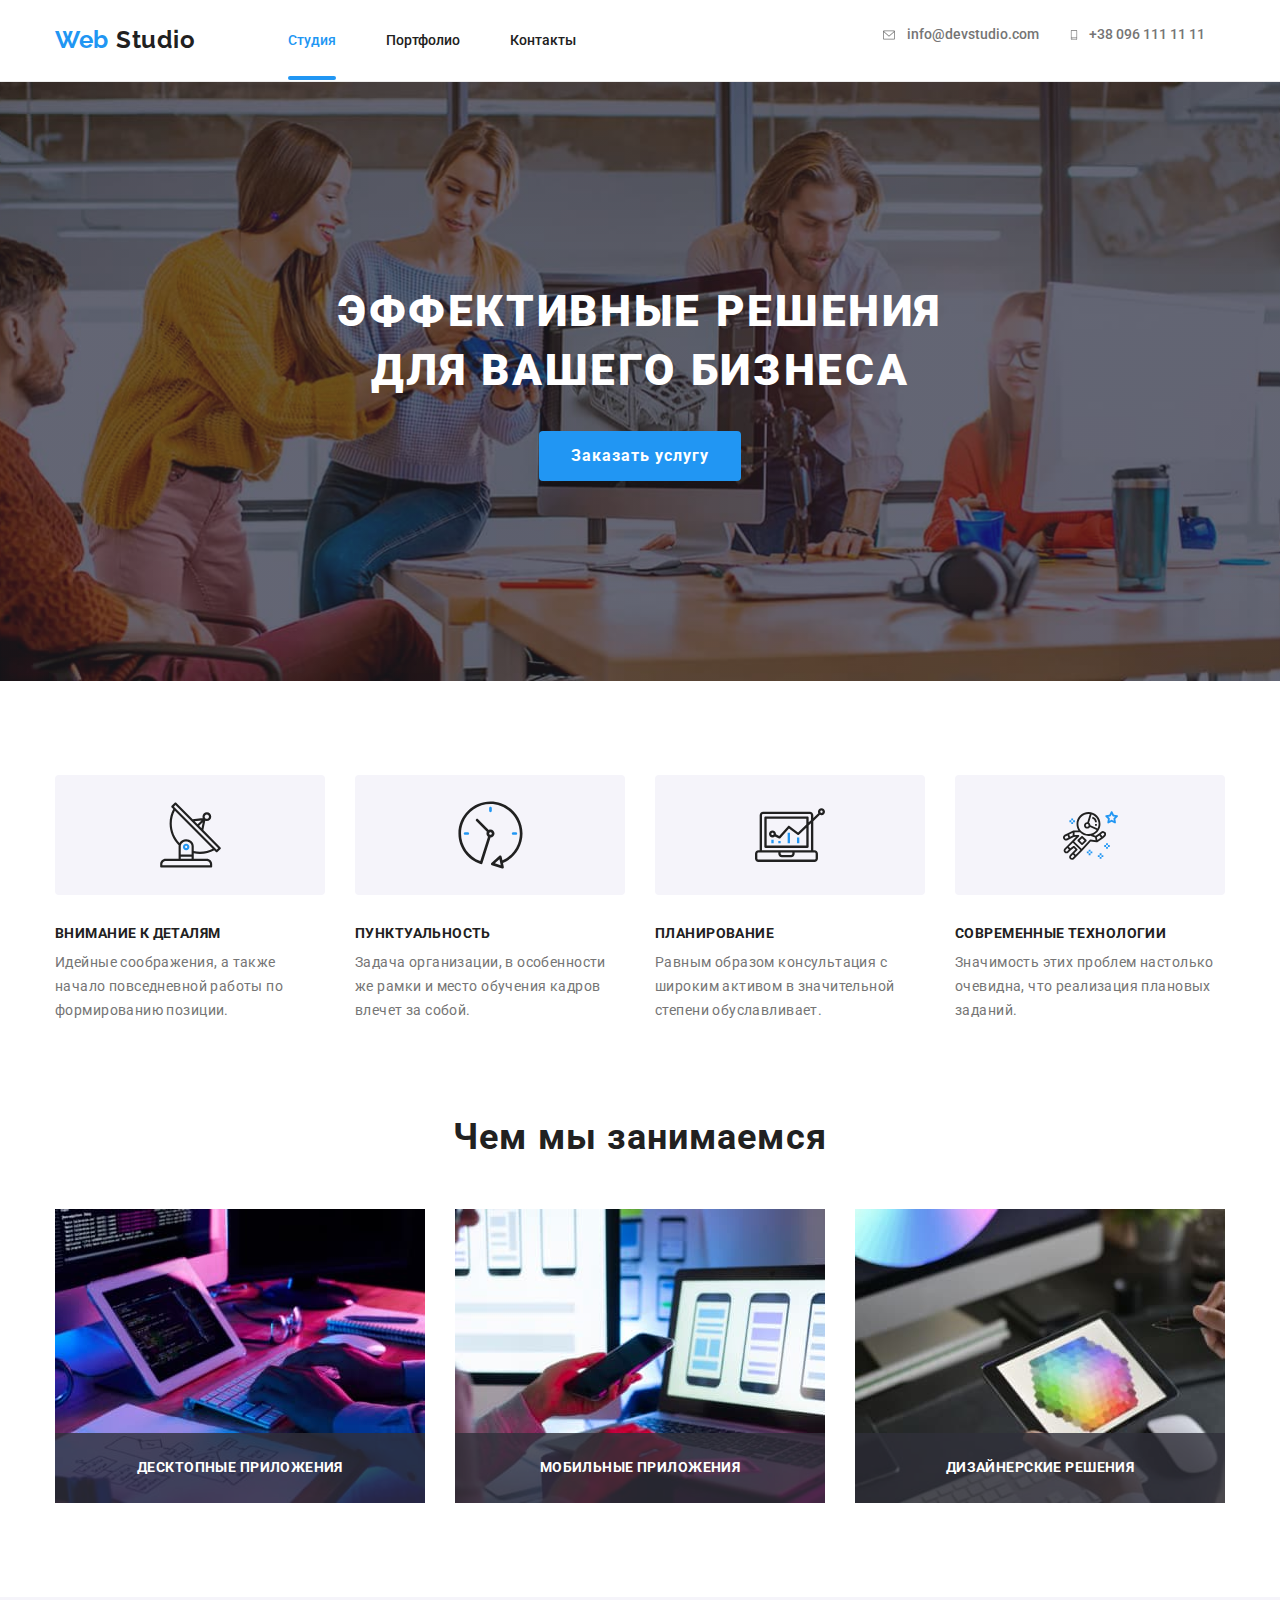
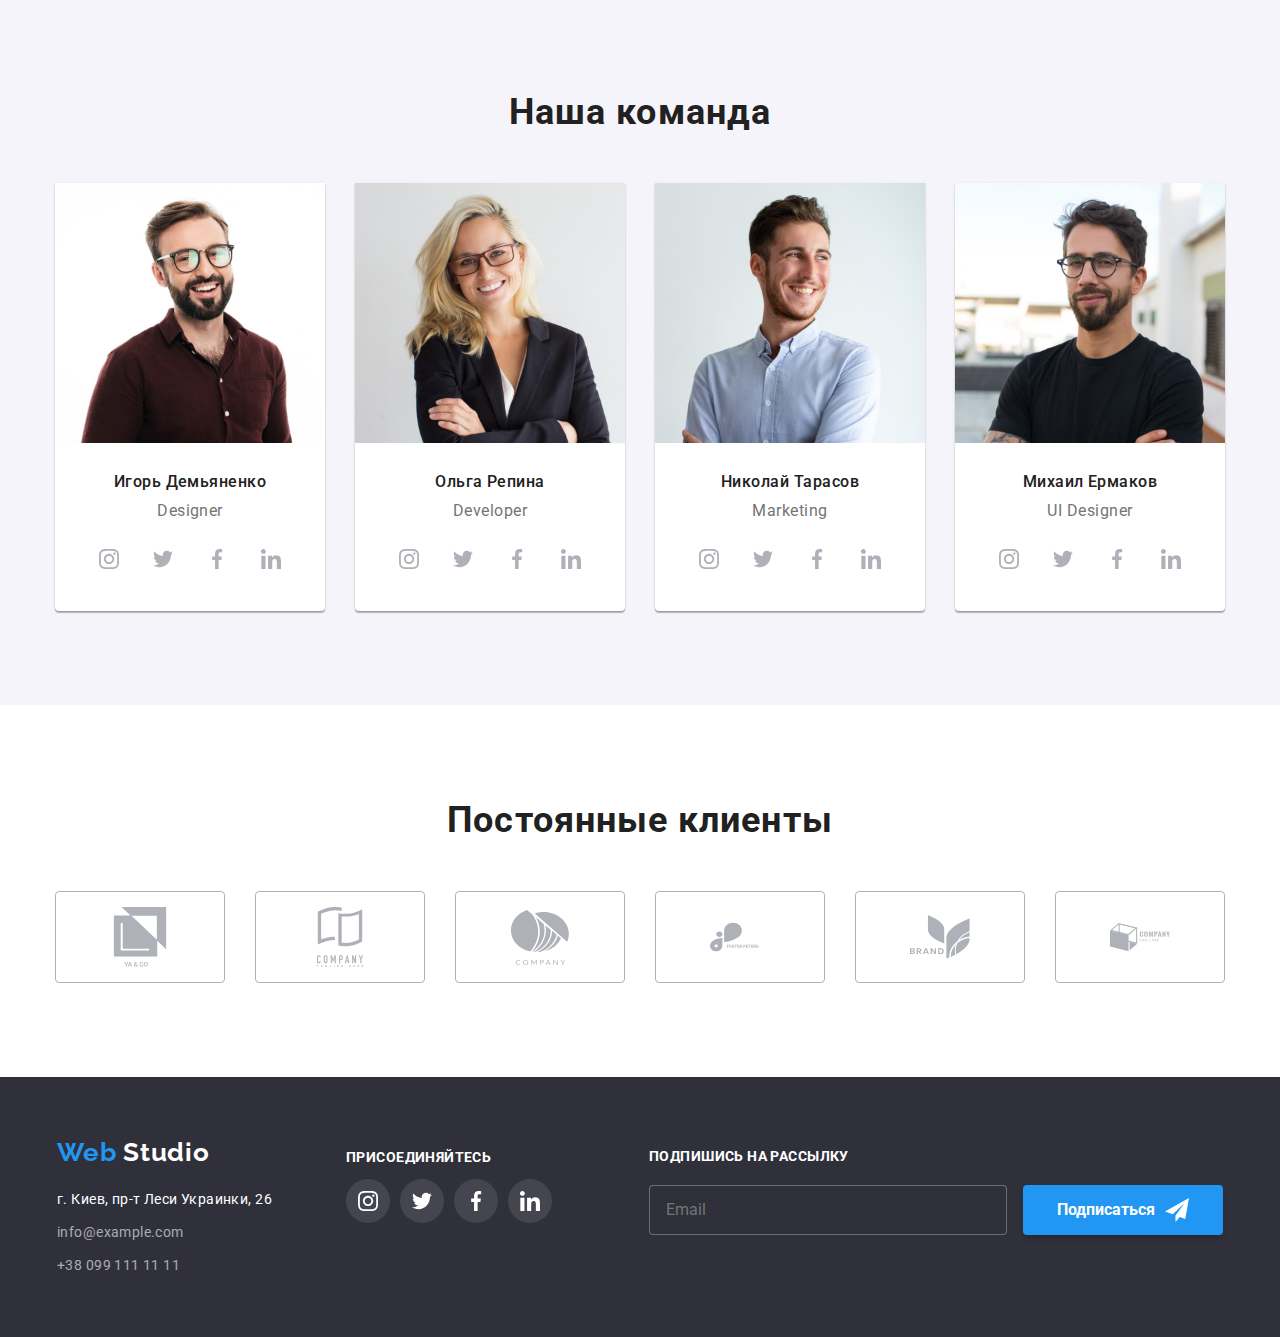
<file: index.html>
<!DOCTYPE html>
<html lang="en">
<head>
    <meta charset="UTF-8">
    <meta http-equiv="X-UA-Compatible" content="IE=edge">
    <meta name="viewport" content="width=device-width, initial-scale=1.0">
    <title>WebStudio</title>
    <link rel="preconnect" href="https://fonts.googleapis.com">
<link rel="preconnect" href="https://fonts.gstatic.com" crossorigin>
<link href="https://fonts.googleapis.com/css2?family=Raleway:wght@700&family=Roboto:wght@400;500;700;900&display=swap" rel="stylesheet">
<link rel="stylesheet" href="https://cdnjs.cloudflare.com/ajax/libs/modern-normalize/1.1.0/modern-normalize.min.css">
    <link rel="stylesheet" href="./css/main.min.css">
    
</head>
<body>
    <!-- Шапка страницы -->
    <header class="header-wrapper">
        <div class="container">
            <nav class="nav-menu">
                <a class="logo-header" href="#">
                    <span class="logo-header__web">Web</span>
                    <span class="logo-header__studio">Studio</span>
                </a>
                <ul class="nav-list">
                    <li class="nav-list__item">
                        <a class="nav-list__link  nav-list__link--current" href="index.html">Студия</a></li>
                    <li class="nav-list__item">
                        <a class="nav-list__link" href="portfolio.html">Портфолио</a></li>
                    <li class="nav-list__item">
                        <a class="nav-list__link" href="#">Контакты</a></li>
                </ul>
                <ul class="contact-list">
                    <li class="contact-list__item">
                        <a class="contact-list__link contact-list__link--mail" href="#">info@devstudio.com
                            <svg class="contact-list__icon" width="16px" height="12px">
                                <use href="./img/icons.svg#icon-envelope"></use>
                            </svg>
                        </a>
                    </li>
                   <li class="contact-list__item" >
                    <a class="contact-list__link contact-list__link--tel"  href="#">+38 096 111 11 11
                        <svg class="contact-list__icon" width="10px" height="16px">
                            <use href="./img/icons.svg#icon-smartphone"></use>
                        </svg>
                    </a>
                   </li>
                </ul>
                <button class="open-mobile__btn" data-mobile-menu-open>
                    <svg class="open-mobile__icon" width="24px" height="16px">
                        <use href="./img/icons.svg#icon-burger"></use>
                    </svg>
                </button>
            </nav>
            <div class="nav-mobmenu is-hidden" data-mobile-menu>
                <button class="nav-mobmenu__btn" type="button" data-mobile-menu-close>
                    <svg class="nav-mobmenu__icon" width="19px" height="19px">
                        <use href="./img/icons.svg#icon-mobile-close"></use>
                    </svg>
                </button>
                <div class="mobmenu">
                    <ul class="mobmenu-list">
                        <li class="mobmenu-list__item">
                            <a class="mobmenu-list__link mobmenu-list__link--current" href="index.html">Студия</a>
                        </li>
                        <li class="mobmenu-list__item">
                            <a class="mobmenu-list__link" href="portfolio.html">Портфолио</a>
                        </li>
                        <li class="mobmenu-list__item">
                            <a class="mobmenu-list__link" href="#">Контакты</a>
                        </li>
                    </ul>
                </div>
                <div class="mobile">
                    <ul class="mobile-list">
                        <li class="mobile-list__item">
                            <a class="mobile-list__link mobile-list__link--tel" href="#">+38 096 111 11 11</a>
                        </li>
                        <li class="mobile-list__item">
                            <a class="mobile-list__link mobile-list__link--mail" href="#">info@devstudio.com</a>
                        </li>
                    </ul>
                    <ul class="social-mobile-list">
                        <li class="social-mobile-list__item">
                           <a class="social-mobile-list__link">Instagram</a> 
                        </li>
                        <li class="social-mobile-list__item">
                            <a class="social-mobile-list__link">Twitter</a> 
                        </li>
                        <li class="social-mobile-list__item">
                            <a class="social-mobile-list__link">Facebook</a> 
                        </li>
                        <li class="social-mobile-list__item">
                            <a class="social-mobile-list__link">LinkedIn</a> 
                        </li>
                    </ul>
                </div>
               
            </div>        
        </div>  
    </header>
    <!-- Основной контент -->
    <main class="maim">
        <!-- Сексция героя -->
        <section class="section hero hero-fon">
            <div class="container">
                <h1 class="hero-title">Эффективные решения<br/> для вашего бизнеса</h1>
                <button class="btn-hero" type="button" data-modal-open>Заказать услугу</button>
            </div>
        </section>
        <!-- Секция преимущества -->
            <section class="section benefits">
                <div class="container">
                    <ul class="benefits-list">
                        <li class="benefits-list__item">
                            <div class="benefits-list__container">
                                <svg class="benefits-list__icon" width="65px" height="70px">
                                    <use href="./img/icons.svg#icon-antenna"></use>
                                </svg>
                            </div>
                            <h3 class="benefits-list__title">Внимание к деталям</h3>
                            <p class="benefits-list__text">Идейные соображения, а также начало повседневной работы по формированию позиции.</p>
                        </li>
                       <li class="benefits-list__item">
                        <div class="benefits-list__container">
                            <svg class="benefits-list__icon" width="67px" height="70px">
                                <use href="./img/icons.svg#icon-clock"></use>
                            </svg>
                        </div>
                             <h3 class="benefits-list__title">Пунктуальность</h3>
                            <p class="benefits-list__text">Задача организации, в особенности же рамки и место обучения кадров влечет за собой.</p>
                       </li>
                       <li class="benefits-list__item">
                        <div class="benefits-list__container">
                            <svg class="benefits-list__icon" width="70px" height="70px">
                                <use href="./img/icons.svg#icon-diagram"></use>
                            </svg>
                        </div>
                             <h3 class="benefits-list__title">Планирование</h3>
                            <p class="benefits-list__text">Равным образом консультация c широким активом в значительной степени обуславливает.</p>
                       </li>
                        <li class="benefits-list__item">
                            <div class="benefits-list__container">
                                <svg class="benefits-list__icon"  width="55px" height="61px">
                                    <use href="./img/icons.svg#icon-astronaut"></use>
                                </svg>
                            </div>
                            <h3 class="benefits-list__title">Современные технологии</h3>
                            <p class="benefits-list__text">Значимость этих проблем настолько очевидна, что реализация плановых заданий.</p>
                        </li>
                    </ul>
                </div>
            </section>
            <!-- Секция чем занимаемся -->
            <section class="section study">
                <div class="container">
                    <h2 class="study-title">Чем мы занимаемся</h2>
                    <ul class="study-list">
                        <li class="study-list__item">
                            <img class="study-list__photo" 
                            srcset="img/group-1.jpg 1x, img/group-1@2x-min.jpg 2x" src="img/group-1.jpg" alt="верстка кода">
                            <p class="study-list__text">десктопные приложения</p>
                        </li>
                        <li class="study-list__item">
                            <img class="study-list__photo" 
                            srcset="img/group-2.jpg 1x, img/group-2@2x-min.jpg 2x" src="img/group-2.jpg" alt="адаптивный сайт">
                            <p class="study-list__text">мобильные приложения</p>
                        </li>
                        <li class="study-list__item">
                            <img class="study-list__photo" 
                            srcset="img/group-3.jpg 1x, img/group-3@2x-min.jpg 2x" src="img/group-3.jpg" alt="стилизация сайта на Ваш вкус">
                            <p class="study-list__text">дизайнерские решения</p>
                        </li>
                    </ul>     
                </div>
            </section> 
            <!-- Секция наша команда -->
             <section class="section team">
                <div class="container">
                    <h3 class="team-title">Наша команда</h3>
                    <ul class="team-list">
                        <li class="team-list__item">
                            <picture>
                                <source srcset="img/designer-mobile-min.jpg  450w, img/designer-mobile@2x-min.jpg  900w" media="(max-width: 767px)" sizes="(min-width: 480px) 450px, 100vw">
                                <source srcset="img/designer.jpg   270w, img/designer@2x-min.jpg  540w" media="(min-width: 1200px)" sizes="(min-width: 1200px) 270px, 30vw">
                                <source srcset="img/designer-tablet-min.jpg  354w, img/designer-tablet@2x-min.jpg   708w" media="(min-width: 768px)" sizes="(min-width: 768px) 354px, 46vw">
                                <img class="team-list__photo" src="img/designer-mobile-min.jpg" 
                                 alt=" Игорь Демьяненко Product Designer">
                            </picture>
                            <div class="team-list__container">
                                <h3 class="team-list__title">Игорь Демьяненко</h3>
                                <p class="team-list__text">Designer</p>
                                <ul class="social-list">
                                    <li class="social-list__item">
                                        <a href="#" class="social-list__link">
                                            <svg class="social-list__links"  width="20px"  height="20px">
                                                <use href="./img/icons.svg#icon-instagram"></use>
                                            </svg>
                                        </a>
                                    </li>
                                    <li class="social-list__item">
                                        <a href="#" class="social-list__link">
                                            <svg class="social-list__links"  width="20px"  height="20px">
                                                <use href="./img/icons.svg#icon-twitter"></use>
                                            </svg>
                                        </a>
                                    </li>
                                    <li class="social-list__item">
                                        <a href="#" class="social-list__link">
                                            <svg class="social-list__links"  width="20px"  height="20px">
                                                <use href="./img/icons.svg#icon-facebook"></use>
                                            </svg>
                                        </a>
                                    </li>
                                    <li class="social-list__item">
                                        <a href="#" class="social-list__link">
                                            <svg class="social-list__links"  width="20px"  height="20px">
                                                <use href="./img/icons.svg#icon-linkedin"></use>
                                            </svg>
                                        </a>
                                    </li>
                                </ul>
                            </div>
                        </li>
                        <li class="team-list__item">
                            <picture>
                                <source srcset="img/developer-mobile-min.jpg  450w, img/developer-mobile@2x-min.jpg 900w" media="(max-width: 767px)" sizes="(min-width: 480px) 450px, 100vw">
                                <source srcset="img/developer.jpg 270w, img/developer@2x-min.jpg 540w" media="(min-width: 1200px)" sizes="(min-width: 1200px) 270px, 30vw">
                                <source srcset="img/developer-tablet-min.jpg  354w, img/developer-tablet@2x-min.jpg   708w" media="(min-width: 768px)" sizes="(min-width: 768px) 354px, 46vw">
                                <img  class="team-list__photo" src="img/developer-mobile-min.jpg" 
                                alt=" Ольга Репина Frontend Developer">
                            </picture>  
                            <div class="team-list__container">
                                <h3 class="team-list__title">Ольга Репина</h3>
                                <p class="team-list__text">Developer</p>
                                <ul class="social-list">
                                    <li class="social-list__item">
                                        <a href="#" class="social-list__link">
                                            <svg class="social-list__links"  width="20px"  height="20px">
                                                <use href="./img/icons.svg#icon-instagram"></use>
                                            </svg>
                                        </a>
                                    </li>
                                    <li class="social-list__item">
                                        <a href="#" class="social-list__link">
                                            <svg class="social-list__links"  width="20px"  height="20px">
                                                <use href="./img/icons.svg#icon-twitter"></use>
                                            </svg>
                                        </a>
                                    </li>
                                    <li class="social-list__item">
                                        <a href="#" class="social-list__link">
                                            <svg class="social-list__links"  width="20px"  height="20px">
                                                <use href="./img/icons.svg#icon-facebook"></use>
                                            </svg>
                                        </a>
                                    </li>
                                    <li class="social-list__item">
                                        <a href="#" class="social-list__link">
                                            <svg class="social-list__links"  width="20px"  height="20px">
                                                <use href="./img/icons.svg#icon-linkedin"></use>
                                            </svg>
                                        </a>
                                    </li>
                                </ul>
                            </div>
                        </li>
                        <li class="team-list__item">
                            <picture>
                                <source srcset="img/marketing-mobile-min.jpg  450w, img/marketing-mobile@2x-min.jpg  900w" media="(max-width: 767px)" sizes="(min-width: 480px) 450px, 100vw">
                                <source srcset="img/marketing.jpg  270w, img/marketing@2x-min.jpg 540w" media="(min-width: 1200px)" sizes="(min-width: 1200px) 270px, 30vw" >
                                <source srcset="img/marketing-tablet-min.jpg  354w, img/marketing-tablet@2x-min.jpg  708w" media="(min-width: 768px)" sizes="(min-width: 768px) 354px, 46vw">
                                <img class="team-list__photo" src="img/marketing-mobile-min.jpg" 
                                alt="Николай Тарасов Marketing" >
                            </picture>
                            
                            <div class="team-list__container">
                                <h3 class="team-list__title">Николай Тарасов</h3>
                                <p class="team-list__text">Marketing</p>
                                <ul class="social-list">
                                    <li class="social-list__item">
                                        <a href="#" class="social-list__link">
                                            <svg class="social-list__links"  width="20px"  height="20px">
                                                <use href="./img/icons.svg#icon-instagram"></use>
                                            </svg>
                                        </a>
                                    </li>
                                    <li class="social-list__item">
                                        <a href="#" class="social-list__link">
                                            <svg class="social-list__links"  width="20px"  height="20px">
                                                <use href="./img/icons.svg#icon-twitter"></use>
                                            </svg>
                                        </a>
                                    </li>
                                    <li class="social-list__item">
                                        <a href="#" class="social-list__link">
                                            <svg class="social-list__links"  width="20px"  height="20px">
                                                <use href="./img/icons.svg#icon-facebook"></use>
                                            </svg>
                                        </a>
                                    </li>
                                    <li class="social-list__item">
                                        <a href="#" class="social-list__link">
                                            <svg class="social-list__links"  width="20px"  height="20px">
                                                <use href="./img/icons.svg#icon-linkedin"></use>
                                            </svg>
                                        </a>
                                    </li>
                                </ul>
                            </div>
                        </li>
                        <li class="team-list__item">
                            <picture>
                                <source srcset="img/ui-mobile-min.jpg 450w, img/ui-mobile@2x-min.jpg 900w" media="(max-width: 767px)" sizes="(min-width: 480px) 450px, 100vw">
                                <source srcset="img/ui.jpg 270w, img/ui@2x-min.jpg 540w" media="(min-width: 1200px)" sizes="(min-width: 1200px) 270px, 30vw">
                                <source srcset="img/ui-tablet-min.jpg 354w, img/ui-tablet@2x-min.jpg 708w" media="(min-width: 768px)" sizes="(min-width: 768px) 354px, 46vw">
                                <img  class="team-list__photo" src="img/ui-mobile-min.jpg" 
                                alt="Михаил Ермаков UI Designer"> 
                            </picture>
                           
                            <div class="team-list__container">
                                <h3 class="team-list__title">Михаил Ермаков</h3> 
                                <p class="team-list__text">UI Designer</p>
                                <ul class="social-list">
                                    <li class="social-list__item">
                                        <a href="#" class="social-list__link">
                                            <svg class="social-list__links"  width="20px"  height="20px">
                                                <use href="./img/icons.svg#icon-instagram"></use>
                                            </svg>
                                        </a>
                                    </li>
                                    <li class="social-list__item">
                                        <a href="#" class="social-list__link">
                                            <svg class="social-list__links"  width="20px"  height="20px">
                                                <use href="./img/icons.svg#icon-twitter"></use>
                                            </svg>
                                        </a>
                                    </li>
                                    <li class="social-list__item">
                                        <a href="#" class="social-list__link">
                                            <svg class="social-list__links"  width="20px"  height="20px">
                                                <use href="./img/icons.svg#icon-facebook"></use>
                                            </svg>
                                        </a>
                                    </li>
                                    <li class="social-list__item">
                                        <a href="#" class="social-list__link">
                                            <svg class="social-list__links"  width="20px"  height="20px">
                                                <use href="./img/icons.svg#icon-linkedin"></use>
                                            </svg>
                                        </a>
                                    </li>
                                </ul>
                            </div>
                        </li>
                    </ul>         
                </div>
            </section>
            <!-- Секция наша клиенты -->
            <section class="section clients">
                <div class="container">
                    <h3 class="clients-title">Постоянные клиенты</h3>
                        <ul class="clients-list">
                            <li class="clients-list__item">
                                    <a class="clients-list__link" href="#">
                                        <svg class="clients-list__icon" width="41px" height="47px">
                                            <use href="./img/icons.svg#icon-yaco"></use>
                                        </svg>
                                    </a>
                            </li>
                            <li class="clients-list__item">
                                    <a class="clients-list__link" href="#">
                                        <svg class="clients-list__icon" width="40px" height="52px">
                                            <use href="./img/icons.svg#icon-here"></use>
                                        </svg>
                                   </a>
                            </li>
                            <li class="clients-list__item">
                                    <a class="clients-list__link" href="#">
                                        <svg class="clients-list__icon" width="43px" height="41px">
                                            <use href="./img/icons.svg#icon-company"></use>
                                        </svg>
                                    </a>
                            </li>
                            <li class="clients-list__item">
                                    <a class="clients-list__link" href="#">
                                        <svg class="clients-list__icon" width="85px" height="42px">
                                            <use href="./img/icons.svg#icon-foster"></use>
                                        </svg>
                                    </a>
                            </li>
                            <li class="clients-list__item">
                                    <a class="clients-list__link" href="#">
                                        <svg class="clients-list__icon"  width="62px" height="45px">
                                            <use href="./img/icons.svg#icon-brand"></use>
                                        </svg>
                                    </a>
                            </li>
                            <li class="clients-list__item">
                                <a class="clients-list__link" href="#">
                                        <svg class="clients-list__icon" width="93px" height="44px">
                                            <use href="./img/icons.svg#icon-tagline"></use>
                                        </svg>
                                </a>
                            </li>
                        </ul>
                </div>
            </section>
    </main>
    <!-- Подвал -->
    <footer class="footer">
    <div class="container footer-flat">
        <div class="footer-address">
            <a class="footer-logo"href="#"> 
                <span class="footer-logo__web">Web</span> 
                <span class="footer-logo__studio">Studio</span>
            </a>
            <address class="address">   
                <ul  class="footer-list">
                    <li class="footer-list__item">
                        <a class="footer-list__link footer-list__link--current" href="#"> г. Киев, пр-т Леси Украинки, 26</a>
                    </li>
                    <li class="footer-list__item">
                        <a class="footer-list__link" href="#"> info@example.com</a>
                    </li>
                    <li class="footer-list__item">
                        <a class="footer-list__link" href="#"> +38 099 111 11 11</a>
                    </li>
                </ul>
            </address>
        </div>
            <div class="footer-social">
                <p class="footer-social__text">присоединяйтесь</p>
                <ul class="join-list">
                    <li class="join-list__item">
                        <a class="join-list__link" href="#">
                            <svg class="join-list__icon" width="20px"  height="20px">
                                <use href="./img/icons.svg#icon-instagram"></use>
                            </svg>
                        </a>
                    </li>
                    <li class="join-list__item">
                        <a class="join-list__link" href="#">
                            <svg class="join-list__icon" width="20px"  height="20px">
                                <use href="./img/icons.svg#icon-twitter"></use>
                            </svg>
                        </a>
                    </li>
                    <li class="join-list__item">
                        <a class="join-list__link" href="#">
                            <svg class="join-list__icon" width="20px"  height="20px">
                                <use href="./img/icons.svg#icon-facebook"></use>
                            </svg>
                        </a>
                    </li>
                    <li class="join-list__item">
                        <a class="join-list__link" href="#">
                            <svg class="join-list__icon" width="20px"  height="20px">
                                <use href="./img/icons.svg#icon-linkedin"></use>
                            </svg>
                        </a>
                    </li>
                </ul>
            </div>
            <div class="footer-right-block">
                <b class="footer-text">Подпишись на рассылку</b>
                <form class="subscription-form" name="subscription" autocomplete="on">
                    <label for="subscription-form__label"></label>
                    <input class="subscription-form__input" type="email" name="subscription-email" id="subscription-email" placeholder="Email" required />
                    <button class="footer-button" type="submit">
                        Подписаться
                        <svg class="footer-button__icon" width="24px"  height="24px">
                            <use href="./img/icons.svg#icon-send"></use>
                        </svg>
                    </button>
                </form>
                
            </div>
    </div> 
    </footer>
    <!-- Модальное окно -->
    <div class="backdrop is-hidden" data-modal> 
        <div class="modal">
            <button type="button" class="modal__btn" data-modal-close>
                <svg class="modal__icon" width="11px" height="11px">
                    <use href="./img/icons.svg#icon-close"></use>
                </svg>
            </button>
            <form class="form" name="data-transfer"autocomplete="on">
                <strong class="form-title">Оставьте свои данные, мы вам перезвоним</strong>
                <div role="group" class="form-group-field">
                    <label class="form-label" for="user-name">Имя</label>
                    <div class="form-field">
                        <svg class="form-field__icon" width="12px"  height="12px">
                            <use href="./img/icons.svg#icon-human"></use>
                        </svg>
                        <input class="form-field__input" type="text" name="user-name" id="user-name" minlength="3" placeholder=" " required autofocus>
                    </div>
                    <label class="form-label" for="user-phone">Tелефон</label>
                    <div class="form-field">
                        <svg class="form-field__icon" width="14px"  height="14px">
                            <use href="./img/icons.svg#icon-tel"></use>
                        </svg>
                        <input class="form-field__input" type="tel" name="user-phone" id="user-phone" placeholder=" " required>
                    </div>
                    <label class="form-label" for="user-mail">Почта</label>
                    <div class="form-field">
                        <svg class="form-field__icon" width="16px"  height="12px">
                            <use href="./img/icons.svg#icon-mail"></use>
                        </svg>
                        <input class="form-field__input" type="mail" name="user-mail" id="user-mail" placeholder=" " required>
                    </div>
                    <label class="form-label" for="user-notes">Комментарий</label>
                    <textarea class="form-textarea" name="user-notes" id="user-notes" role="3" placeholder="Введите текст"></textarea>
                </div>
                <label class="form-check">
                    <input class="form-check__checkbox" type="checkbox" name="agreement">
                    <span class="form-check__icon"></span>
                    <span class="form-check__label last-label">
                        Соглашаюсь с рассылкой и принимаю
                        <a class="form-check__link" href="#">Условия договора</a>
                    </span>
                </label>
                <div class="checkbox-button">
                    <button class="checkbox-button__primary" type="submit">Отправить</button>
                </div>
            </form>
        </div>
    </div> 
<!-- Подключение Скрипта -->
 <script src="./js/modal.js"></script> 
<!-- Подключение скрипта мобилки -->
<script src="./js/mobile-menu.js"></script>
</body>
</html>
</file>
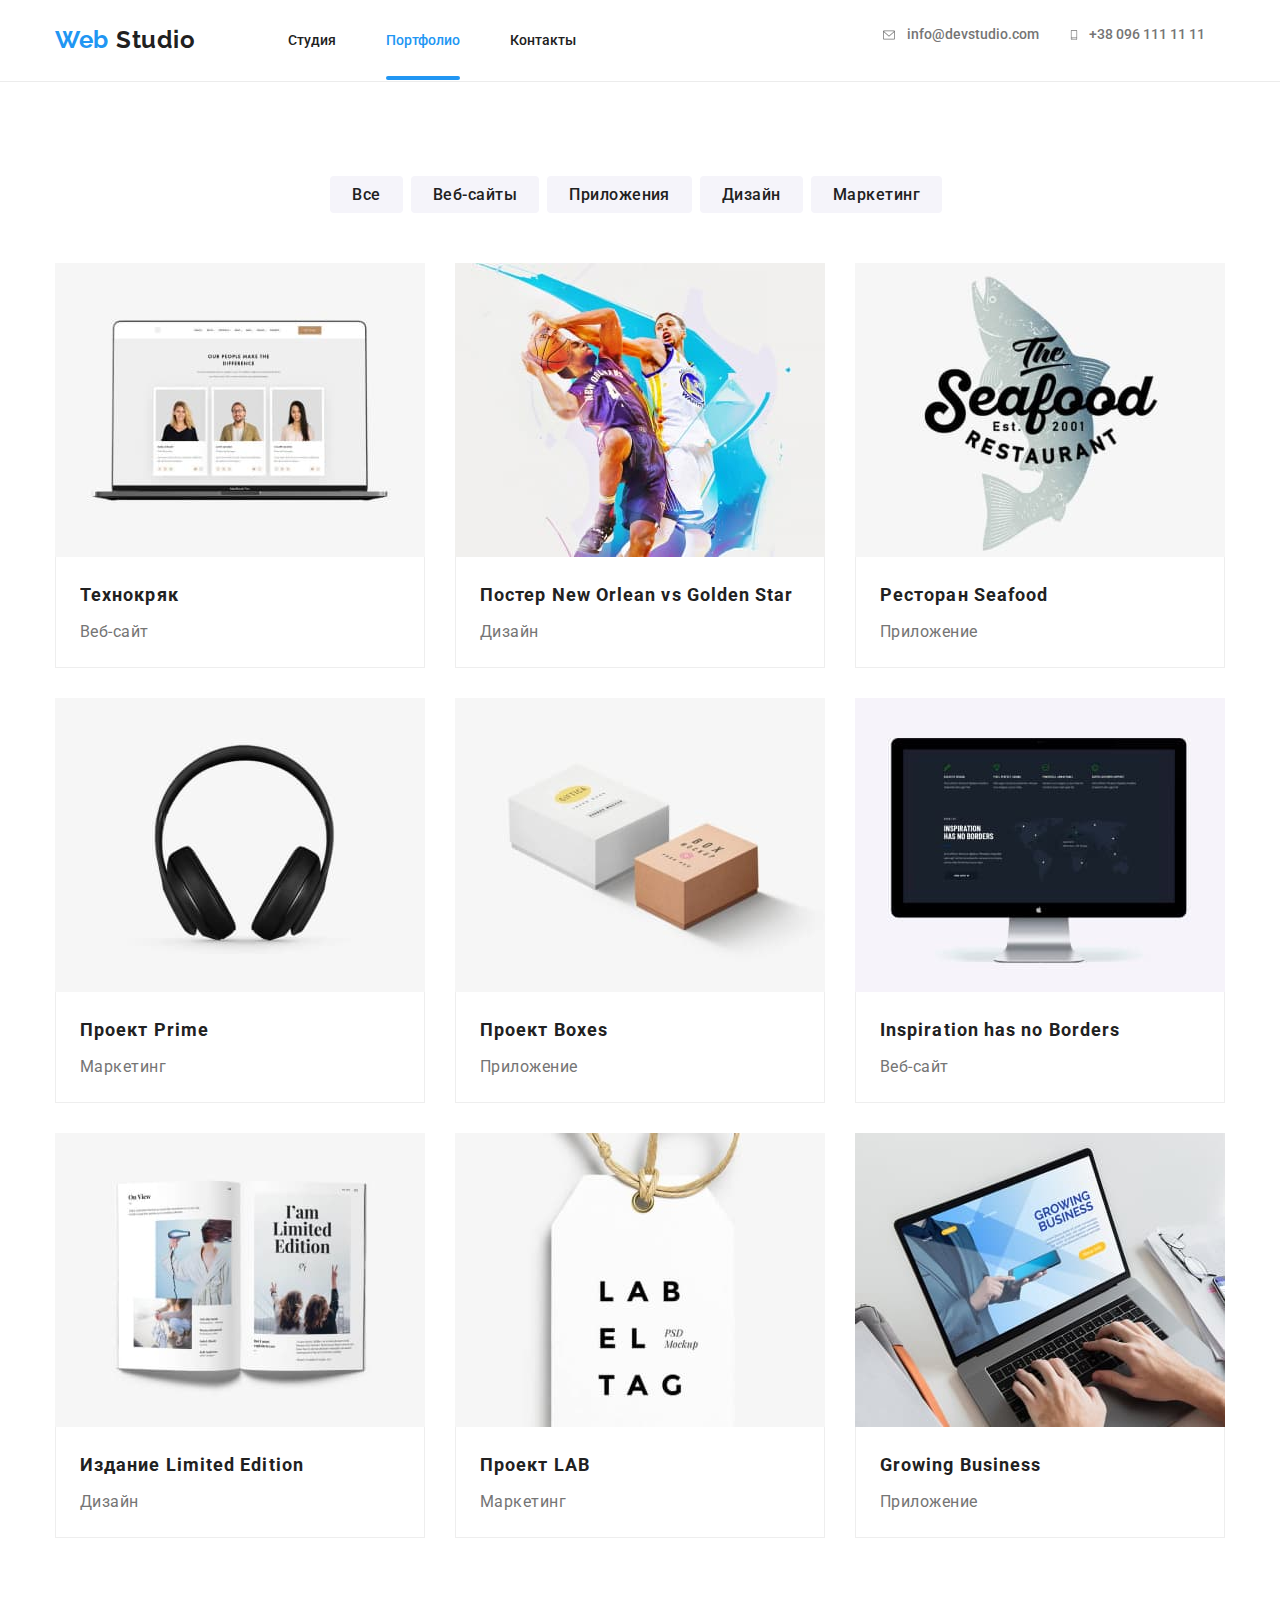
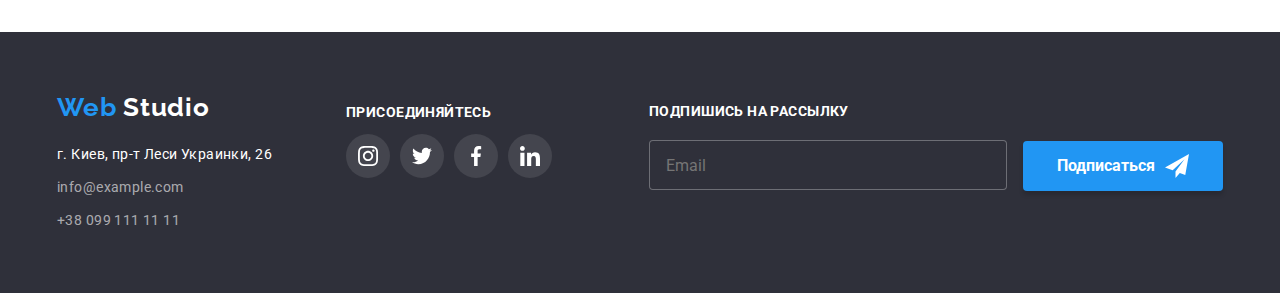
<file: portfolio.html>
<!DOCTYPE html>
<html lang="en">
<head>
    <meta charset="UTF-8">
    <meta http-equiv="X-UA-Compatible" content="IE=edge">
    <meta name="viewport" content="width=device-width, initial-scale=1.0">
    <title>WebStudio</title>
    <link rel="preconnect" href="https://fonts.googleapis.com">
    <link rel="preconnect" href="https://fonts.gstatic.com" crossorigin>
    <link href="https://fonts.googleapis.com/css2?family=Raleway:wght@700&family=Roboto:wght@400;500;700;900&display=swap" rel="stylesheet">
    <link rel="stylesheet" href="https://cdnjs.cloudflare.com/ajax/libs/modern-normalize/1.1.0/modern-normalize.min.css">
    <link rel="stylesheet" href="./css/main.min.css">
    
</head>
<body>
     <!-- Шапка страницы -->
     <header class="header-wrapper">
        <div class="container">
            <nav class="nav-menu">
                <a class="logo-header" href="#">
                    <span class="logo-header__web">Web</span>
                    <span class="logo-header__studio">Studio</span>
                </a>
                <ul class="nav-list">
                    <li class="nav-list__item">
                        <a class="nav-list__link" href="index.html">Студия</a></li>
                    <li class="nav-list__item">
                        <a class="nav-list__link nav-list__link--current" href="portfolio.html">Портфолио</a></li>
                    <li class="nav-list__item">
                        <a class="nav-list__link" href="#">Контакты</a></li>
                </ul>
                <ul class="contact-list">
                    <li class="contact-list__item">
                        <a class="contact-list__link contact-list__link--mail" href="#">info@devstudio.com
                            <svg class="contact-list__icon" width="16px" height="12px">
                                <use href="./img/icons.svg#icon-envelope"></use>
                            </svg>
                        </a>
                    </li>
                   <li class="contact-list__item" >
                    <a class="contact-list__link contact-list__link--tel"  href="#">+38 096 111 11 11
                        <svg class="contact-list__icon" width="10px" height="16px">
                            <use href="./img/icons.svg#icon-smartphone"></use>
                        </svg>
                    </a>
                   </li>
                </ul>
                <button class="open-mobile__btn" data-mobile-menu-open>
                    <svg class="open-mobile__icon" width="24px" height="16px">
                        <use href="./img/icons.svg#icon-burger"></use>
                    </svg>
                </button>
            </nav>
            <div class="nav-mobmenu is-hidden" data-mobile-menu>
                <button class="nav-mobmenu__btn" type="button" data-mobile-menu-close>
                    <svg class="nav-mobmenu__icon" width="19px" height="19px">
                        <use href="./img/icons.svg#icon-mobile-close"></use>
                    </svg>
                </button>
                <div class="mobmenu">
                    <ul class="mobmenu-list">
                        <li class="mobmenu-list__item">
                            <a class="mobmenu-list__link" href="index.html">Студия</a>
                        </li>
                        <li class="mobmenu-list__item">
                            <a class="mobmenu-list__link mobmenu-list__link--current" href="portfolio.html">Портфолио</a>
                        </li>
                        <li class="mobmenu-list__item">
                            <a class="mobmenu-list__link" href="#">Контакты</a>
                        </li>
                    </ul>
                </div>
               <div class="mobile">
                <ul class="mobile-list">
                    <li class="mobile-list__item">
                        <a class="mobile-list__link mobile-list__link--tel" href="#">+38 096 111 11 11</a>
                    </li>
                    <li class="mobile-list__item">
                        <a class="mobile-list__link mobile-list__link--mail" href="#">info@devstudio.com</a>
                    </li>
                </ul>
                <ul class="social-mobile-list">
                    <li class="social-mobile-list__item">
                       <a class="social-mobile-list__link">Instagram</a> 
                    </li>
                    <li class="social-mobile-list__item">
                        <a class="social-mobile-list__link">Twitter</a> 
                    </li>
                    <li class="social-mobile-list__item">
                        <a class="social-mobile-list__link">Facebook</a> 
                    </li>
                    <li class="social-mobile-list__item">
                        <a class="social-mobile-list__link">LinkedIn</a> 
                    </li>
                </ul>
               </div> 
            </div>        
        </div>  
    </header>
     <!-- Основной контент -->
    <main class="main-wrap">
        <section class="section positions">
            <div class="container">
                <ul class="positions-list">
                    <li class="positions-list__item">
                        <button class="positions-list__btn"   type="button">Все</button>
                    </li>
                    <li class="positions-list__item">
                        <button class="positions-list__btn" type="button">Веб-сайты</button>
                    </li>
                    <li class="positions-list__item">
                        <button class="positions-list__btn" type="button">Приложения</button>
                    </li>
                    <li class="positions-list__item">
                        <button class="positions-list__btn"type="button">Дизайн</button>
                    </li>
                    <li class="positions-list__item">
                        <button class="positions-list__btn" type="button">Маркетинг</button>
                    </li>
                </ul>
                <ul class="pictures-list">
                    <li class="pictures-list__item">
                        <a class="pictures-list__link" href="#">
                            <div class="flat-item">
                                <picture>
                                    <source srcset="img/notebook-mobile-min.jpg  450w, img/notebook-mobile@2x-min.jpg  900w" media="(max-width: 767px)" sizes="(min-width: 480px) 450px, 100vw">
                                    <source srcset="img/notebook.jpg 270w, img/notebook@2x-min.jpg 540w" media="(min-width: 1200px)" sizes="(min-width: 1200px) 270px, 30vw">
                                    <source srcset="img/notebook-tablet-min.jpg  354w, img/notebook-tablet@2x-min.jpg  708w" media="(min-width: 768px)" sizes="(min-width: 768px) 354px, 46vw">
                                    <img class="flat-item__photo" src="img/notebook-mobile-min.jpg" 
                                    alt="notebook">
                                </picture>
                                
                                <div class="flat-item__overlay">
                                   <p class="flat-item__text">
                                       Ресурс предлагает комплексные 
                                       предложения с разным уровнем 
                                       функционала и сервисов. Все это 
                                       позволит посетителю получить 
                                       исчерпывающие сведения о компании или частном лице. 
                                   </p>
                                </div> 
                            </div>  
                            <div class="pictures-nut">
                                <h2 class="pictures-nut__title">Технокряк</h2>
                                <p class="pictures-nut__text">Веб-сайт</p>
                            </div>
                        </a>
                    </li>
                    <li class="pictures-list__item">
                        <a class="pictures-list__link" href="#">
                            <div class="flat-item">
                                <picture>
                                    <source srcset="img/basketball-mobile-min.jpg  450w, img/basketball-mobile@2x-min.jpg 900w" media="(max-width: 767px)" sizes="(min-width: 480px) 450px, 100vw">
                                    <source srcset="img/basketball.jpg 270w, img/basketball@2x-min.jpg 540w" media="(min-width: 1200px)" sizes="(min-width: 1200px) 270px, 30vw">
                                    <source srcset="img/basketball-tablet-min.jpg  354w, img/basketball-tablet@2x-min.jpg   708w" media="(min-width: 768px)" sizes="(min-width: 768px) 354px, 46vw">
                                    <img class="flat-item__photo" src="img/basketball-mobile-min.jpg" 
                                    alt="basketball">
                                </picture>
                               
                                <div class="flat-item__overlay">
                                    <p class="flat-item__text">
                                        Ресурс предлагает комплексные 
                                        предложения с разным уровнем 
                                        функционала и сервисов. Все это 
                                        позволит посетителю получить 
                                        исчерпывающие сведения о компании или частном лице. 
                                    </p>
                                 </div> 
                            </div>
                            <div class="pictures-nut">
                                <h2 class="pictures-nut__title">Постер New Orlean vs Golden Star</h2>
                                <p class="pictures-nut__text">Дизайн</p>
                            </div>
                        </a>
                    </li >
                    <li class="pictures-list__item">
                        <a class="pictures-list__link" href="#">
                            <div class="flat-item">
                                <picture>
                                    <source srcset="img/seafood-mobile-min.jpg  450w, img/seafood-mobile@2x-min.jpg 900w" media="(max-width: 767px)" sizes="(min-width: 480px) 450px, 100vw">
                                    <source srcset="img/seafood.jpg 270w, img/seafood@2x-min.jpg 540w" media="(min-width: 1200px)" sizes="(min-width: 1200px) 270px, 30vw">
                                    <source srcset="img/seafood-tablet-min.jpg  354w, img/seafood-tablet@2x-min.jpg   708w" media="(min-width: 768px)" sizes="(min-width: 768px) 354px, 46vw">
                                    <img  class="flat-item__photo" src="img/seafood-mobile-min.jpg" 
                                    alt="seafood">
                                </picture>
                                <div class="flat-item__overlay">
                                    <p class="flat-item__text">
                                        Ресурс предлагает комплексные 
                                        предложения с разным уровнем 
                                        функционала и сервисов. Все это 
                                        позволит посетителю получить 
                                        исчерпывающие сведения о компании или частном лице. 
                                    </p>
                                 </div> 
                            </div>
                            <div class="pictures-nut">
                                <h2 class="pictures-nut__title">Ресторан Seafood</h2>
                                <p class="pictures-nut__text">Приложение</p>
                            </div>   
                        </a>
                    </li>
                    <li class="pictures-list__item">
                        <a  class="pictures-list__link" href="#">
                            <div class="flat-item">
                                <picture>
                                    <source srcset="img/headphones-mobile-min.jpg  450w, img/headphones-mobile@2x-min.jpg 900w" media="(max-width: 767px)" sizes="(min-width: 480px) 450px, 100vw">
                                    <source srcset="img/headphones.jpg 270w, img/headphone@2x-min.jpg  540w" media="(min-width: 1200px)" sizes="(min-width: 1200px) 270px, 30vw">
                                    <source srcset="img/headphones-tablet-min.jpg  354w, img/headphones-tablet@2x-min.jpg   708w" media="(min-width: 768px)" sizes="(min-width: 768px) 354px, 46vw">
                                    <img class="flat-item__photo" src="img/headphones-mobile-min.jpg" 
                                    alt="headphones">
                                </picture>
                               
                                <div class="flat-item__overlay">
                                    <p class="flat-item__text">
                                        Ресурс предлагает комплексные 
                                        предложения с разным уровнем 
                                        функционала и сервисов. Все это 
                                        позволит посетителю получить 
                                        исчерпывающие сведения о компании или частном лице. 
                                    </p>
                                 </div> 
                            </div>
                            <div class="pictures-nut">
                                <h2 class="pictures-nut__title">Проект Prime</h2>
                                <p class="pictures-nut__text">Маркетинг</p>
                            </div>
                        </a>
                    </li>
                    <li class="pictures-list__item">
                        <a class="pictures-list__link" href="#">
                            <div class="flat-item">
                                <picture>
                                    <source srcset="img/box-mobile-min.jpg  450w, img/box-mobile@2x-min.jpg 900w" media="(max-width: 767px)" sizes="(min-width: 480px) 450px, 100vw">
                                    <source srcset="img/box.jpg 270w, img/box@2x-min.jpg 540w" media="(min-width: 1200px)" sizes="(min-width: 1200px) 270px, 30vw">
                                    <source srcset="img/box-tablet-min.jpg  354w, img/box-tablet@2x-min.jpg   708w" media="(min-width: 768px)" sizes="(min-width: 768px) 354px, 46vw">
                                    <img class="flat-item__photo" src="img/box-mobie-min.jpg" 
                                    alt="box">
                                </picture>
                                
                                <div class="flat-item__overlay">
                                    <p class="flat-item__text">
                                        Ресурс предлагает комплексные 
                                        предложения с разным уровнем 
                                        функционала и сервисов. Все это 
                                        позволит посетителю получить 
                                        исчерпывающие сведения о компании или частном лице. 
                                    </p>
                                 </div> 
                            </div>
                            <div class="pictures-nut">
                                <h2 class="pictures-nut__title">Проект Boxes</h2>
                                <p class="pictures-nut__text">Приложение</p>
                            </div> 
                        </a>
                    </li>
                    <li class="pictures-list__item">
                        <a  class="pictures-list__link" href="#">
                            <div class="flat-item">
                                <picture>
                                    <source srcset="img/computer-mobile-min.jpg  450w, img/computer-mobile@2x-min.jpg 900w" media="(max-width: 767px)" sizes="(min-width: 480px) 450px, 100vw">
                                    <source srcset="img/computer.jpg 270w, img/computer@2x-min.jpg 540w" media="(min-width: 1200px)" sizes="(min-width: 1200px) 270px, 30vw">
                                    <source srcset="img/computer-tablet-min.jpg  354w, img/computer-tablet@2x-min.jpg   708w" media="(min-width: 768px)" sizes="(min-width: 768px) 354px, 46vw">
                                    <img class="flat-item__photo" src="img/computer-mobile-min.jpg" 
                                    alt="computer">
                                </picture>
                                <div class="flat-item__overlay">
                                    <p class="flat-item__text">
                                        Ресурс предлагает комплексные 
                                        предложения с разным уровнем 
                                        функционала и сервисов. Все это 
                                        позволит посетителю получить 
                                        исчерпывающие сведения о компании или частном лице. 
                                    </p>
                                 </div> 
                            </div>
                            <div class="pictures-nut">
                                <h2 class="pictures-nut__title">Inspiration has no Borders</h2>
                                <p class="pictures-nut__text">Веб-сайт</p>
                            </div>
                        </a>
                    </li>
                    <li class="pictures-list__item">
                        <a class="pictures-list__link" href="#">
                            <div class="flat-item">
                                <picture>
                                    <source srcset="img/book-mobile-min.jpg  450w, img/book-mobile@2x-min.jpg 900w" media="(max-width: 767px)" sizes="(min-width: 480px) 450px, 100vw">
                                    <source srcset="img/book.jpg 270w, img/book@2x-min.jpg 540w" media="(min-width: 1200px)" sizes="(min-width: 1200px) 270px, 30vw">
                                    <source srcset="img/book-tablet-min.jpg  354w, img/book-tablet@2x-min.jpg   708w" media="(min-width: 768px)" sizes="(min-width: 768px) 354px, 46vw">
                                    <img class="flat-item__photo" src="img/book-mobile-min.jpg" 
                                    alt="book">
                                </picture>
                                <div class="flat-item__overlay">
                                    <p class="flat-item__text">
                                        Ресурс предлагает комплексные 
                                        предложения с разным уровнем 
                                        функционала и сервисов. Все это 
                                        позволит посетителю получить 
                                        исчерпывающие сведения о компании или частном лице. 
                                    </p>
                                 </div> 
                            </div>
                            <div class="pictures-nut">
                                <h2 class="pictures-nut__title">Издание Limited Edition</h2>
                                <p class="pictures-nut__text">Дизайн</p>
                            </div>
                        </a>
                    </li>
                    <li class="pictures-list__item">
                        <a class="pictures-list__link" href="#">
                            <div class="flat-item">
                                <picture>
                                    <source srcset="img/label-mobile-min.jpg  450w, img/label-mobile@2x-min.jpg 900w" media="(max-width: 767px)" sizes="(min-width: 480px) 450px, 100vw">
                                    <source srcset="img/label.jpg 270w, img/label@2x-min.jpg 540w" media="(min-width: 1200px)" sizes="(min-width: 1200px) 270px, 30vw">
                                    <source srcset="img/label-tablet-min.jpg  354w, img/label-tablet@2x-min.jpg   708w" media="(min-width: 768px)" sizes="(min-width: 768px) 354px, 46vw">
                                    <img class="flat-item__photo" src="img/label-mobile-min.jpg"
                                    alt="label">
                                </picture>
                                <div class="flat-item__overlay">
                                    <p class="flat-item__text">
                                        Ресурс предлагает комплексные 
                                        предложения с разным уровнем 
                                        функционала и сервисов. Все это 
                                        позволит посетителю получить 
                                        исчерпывающие сведения о компании или частном лице. 
                                    </p>
                                 </div> 
                            </div>
                            <div class="pictures-nut">
                                <h2 class="pictures-nut__title">Проект LAB</h2>
                                <p class="pictures-nut__text">Маркетинг</p>
                            </div> 
                        </a>
                    </li>
                    <li class="pictures-list__item">
                        <a class="pictures-list__link" href="#">
                            <div class="flat-item">
                                <picture>
                                    <source srcset="img/recruit-mobile-min.jpg  450w, img/recruit-mobile@2x-min.jpg 900w" media="(max-width: 767px)" sizes="(min-width: 480px) 450px, 100vw">
                                    <source srcset="img/recruit.jpg 270w, img/recruit@2x-min.jpg 540w" media="(min-width: 1200px)" sizes="(min-width: 1200px) 270px, 30vw">
                                    <source srcset="img/recruit-tablet-min.jpg  354w, img/recruit-tablet@2x-min.jpg   708w" media="(min-width: 768px)" sizes="(min-width: 768px) 354px, 46vw">
                                    <img class="flat-item__photo" src="img/recruit-mobile-min.jpg" 
                                    alt="recruit">
                                </picture>
                                
                                <div class="flat-item__overlay">
                                    <p class="flat-item__text">
                                        Ресурс предлагает комплексные 
                                        предложения с разным уровнем 
                                        функционала и сервисов. Все это 
                                        позволит посетителю получить 
                                        исчерпывающие сведения о компании или частном лице. 
                                    </p>
                                 </div> 
                            </div>
                            <div class="pictures-nut">
                                <h2 class="pictures-nut__title">Growing Business</h2>
                                <p class="pictures-nut__text">Приложение</p>
                            </div>
                        </a>
                    </li>
                </ul> 
            </div>
        </section>
    </main>
       <!-- Подвал -->
       <footer class="footer">
        <div class="container footer-flat">
            <div class="footer-address">
                <a class="footer-logo"href="#"> 
                    <span class="footer-logo__web">Web</span> 
                    <span class="footer-logo__studio">Studio</span>
                </a>
                <address class="address">   
                    <ul  class="footer-list">
                        <li class="footer-list__item">
                            <a class="footer-list__link footer-list__link--current" href="#"> г. Киев, пр-т Леси Украинки, 26</a>
                        </li>
                        <li class="footer-list__item">
                            <a class="footer-list__link" href="#"> info@example.com</a>
                        </li>
                        <li class="footer-list__item">
                            <a class="footer-list__link" href="#"> +38 099 111 11 11</a>
                        </li>
                    </ul>
                </address>
            </div>
                <div class="footer-social">
                    <p class="footer-social__text">присоединяйтесь</p>
                    <ul class="join-list">
                        <li class="join-list__item">
                            <a class="join-list__link" href="#">
                                <svg class="join-list__icon" width="20px"  height="20px">
                                    <use href="./img/icons.svg#icon-instagram"></use>
                                </svg>
                            </a>
                        </li>
                        <li class="join-list__item">
                            <a class="join-list__link" href="#">
                                <svg class="join-list__icon" width="20px"  height="20px">
                                    <use href="./img/icons.svg#icon-twitter"></use>
                                </svg>
                            </a>
                        </li>
                        <li class="join-list__item">
                            <a class="join-list__link" href="#">
                                <svg class="join-list__icon" width="20px"  height="20px">
                                    <use href="./img/icons.svg#icon-facebook"></use>
                                </svg>
                            </a>
                        </li>
                        <li class="join-list__item">
                            <a class="join-list__link" href="#">
                                <svg class="join-list__icon" width="20px"  height="20px">
                                    <use href="./img/icons.svg#icon-linkedin"></use>
                                </svg>
                            </a>
                        </li>
                    </ul>
                </div>
                <div class="footer-right-block">
                    <b class="footer-text">Подпишись на рассылку</b>
                    <form class="subscription-form" name="subscription" autocomplete="on">
                        <label for="subscription-form__label"></label>
                        <input class="subscription-form__input" type="email" name="subscription-email" id="subscription-email" placeholder="Email" required />
                        <button class="footer-button" type="submit">
                            Подписаться
                            <svg class="footer-button__icon" width="24px"  height="24px">
                                <use href="./img/icons.svg#icon-send"></use>
                            </svg>
                        </button>
                    </form>
                    
                </div>
        </div> 
        </footer>
        <!-- Подключение скрипта мобилки -->
<script src="./js/mobile-menu.js"></script>   
</body>
</html>
</file>
<file: css/main.min.css>
:root{--header-text-color: #212121;--primary-text-color: #757575;--social-group-color:#AFB1B8;--background-footer-color: #2F303A;--join-link-color:#44454E;--footer-list-color:rgba(255, 255, 255, 0.6);--link-text-color:#2196F3;--change-text-color:#188CE8;--background-text-color: #ffffff;--border-solid-colot:#ECECEC;--benefis-background-color:#F5F4FA;--border-pictures-nut-color:#EEEEEE;--timing-function:cubic-bezier(0.4, 0, 0.2, 1);--btn-hero-border:rgba(0, 0, 0, 0.15);--hero-fon-color: rgba(47, 48, 58, 0.4);--study-list-text-color: rgba(47, 48, 58, 0.8);--flat-item-overlay-color:rgba(33, 150, 243, 0.9);--subscription-form-input-color:rgba(255, 255, 255, 0.3);--backdrop-background-color:rgba(0, 0, 0, 0.2);--close-btn-modal-color:rgba(0, 0, 0, 0.1);--border-input-color:rgba(33, 33, 33, 0.2)}body{background-color:var(--background-text-color);font-family:"Roboto","Raleway";font-style:normal}.container{padding-left:15px;padding-right:15px;margin-left:auto;margin-right:auto}@media screen and (min-width: 480px){.container{width:480px}}@media screen and (min-width: 768px){.container{width:768px}}@media screen and (min-width: 1200px){.container{width:1200px}}.section{padding-top:94px;padding-bottom:94px;margin:0 auto}img{display:block;width:100%;height:auto}@media(max-width: 767px){.header-wrapper{position:fixed;top:0;left:0;width:100%;z-index:5;display:block;background-color:var(--background-text-color);border-bottom:1px solid var(--border-solid-colot)}}@media(min-width: 768px){.header-wrapper{background-color:var(--background-text-color);border-bottom:1px solid var(--border-solid-colot)}}.logo-header{display:inline-block;font-family:"Raleway";font-style:normal;font-weight:700;font-size:24px;line-height:1.19;letter-spacing:.03em;color:var(--link-text-color);text-decoration:none;padding-top:16px;padding-bottom:16px}.logo-header__studio{color:var(--header-text-color)}@media(min-width: 767px){.logo-header{padding-top:26px;padding-bottom:26px;margin-right:88px}}@media(min-width: 1200px){.logo-header{margin-right:93px}}.nav-menu{display:-webkit-box;display:-ms-flexbox;display:flex;-webkit-box-align:center;-ms-flex-align:center;align-items:center}.nav-list{display:-webkit-box;display:-ms-flexbox;display:flex;padding-left:0;margin:0}.nav-list__item{list-style-type:none;margin-right:50px}.nav-list__item:last-child{margin-right:0}.nav-list__link{position:relative;font-family:"Roboto";font-style:normal;font-weight:500;font-size:14px;line-height:1.14;color:var(--header-text-color);text-decoration:none;padding-top:32px;padding-bottom:32px;-webkit-transition-property:var(--link-text-color),-webkit-transform;transition-property:var(--link-text-color),-webkit-transform;transition-property:var(--link-text-color),transform;transition-property:var(--link-text-color),transform,-webkit-transform;-webkit-transition-duration:250ms;transition-duration:250ms;-webkit-transition-timing-function:var(--timing-function);transition-timing-function:var(--timing-function)}.nav-list__link:hover,.nav-list__link:focus{color:var(--link-text-color)}.nav-list__link--current{color:var(--link-text-color)}.nav-list__link--current::after{content:"";width:100%;height:4px;position:absolute;left:0;bottom:0;border-radius:2px;background-color:var(--link-text-color)}@media(min-width: 320px)and (max-width: 767px){.nav-list{display:none}}.contact-list{padding:0;margin-top:0;margin-bottom:0;margin-left:auto}@media(min-width: 1200px){.contact-list{display:-webkit-box;display:-ms-flexbox;display:flex;margin-left:305px}}.contact-list__item{list-style:none}.contact-list__link{font-family:"Roboto";font-style:normal;font-weight:500;font-size:14px;line-height:1.14;color:var(--primary-text-color);text-decoration:none;display:-webkit-box;display:-ms-flexbox;display:flex;-webkit-box-orient:horizontal;-webkit-box-direction:reverse;-ms-flex-direction:row-reverse;flex-direction:row-reverse;-webkit-box-align:center;-ms-flex-align:center;align-items:center;-webkit-transition-property:var(--link-text-color),-webkit-transform;transition-property:var(--link-text-color),-webkit-transform;transition-property:var(--link-text-color),transform;transition-property:var(--link-text-color),transform,-webkit-transform;-webkit-transition-duration:250ms;transition-duration:250ms;-webkit-transition-timing-function:var(--timing-function);transition-timing-function:var(--timing-function)}.contact-list__link--mail{margin-bottom:10px}@media(min-width: 1200px){.contact-list__link--mail{margin-right:30px}}.contact-list__link--tel{display:-webkit-inline-box;display:-ms-inline-flexbox;display:inline-flex}.contact-list__link:hover,.contact-list__link:focus{color:var(--link-text-color)}.contact-list__icon{margin-right:10px;fill:currentColor}.contact-list__icon:hover,.contact-list__icon:focus{color:var(--link-text-color)}@media(min-width: 320px)and (max-width: 767px){.contact-list{display:none}}.open-mobile__btn{display:inline-block;justify-self:end;margin-left:auto;border:none;background-color:rgba(0,0,0,0);padding:0}@media(min-width: 767px){.open-mobile__btn{display:none}}.nav-mobmenu{display:-webkit-box;display:-ms-flexbox;display:flex;-webkit-box-orient:vertical;-webkit-box-direction:normal;-ms-flex-direction:column;flex-direction:column;position:absolute;-webkit-box-pack:justify;-ms-flex-pack:justify;justify-content:space-between;top:0;left:0;width:100%;min-height:100vh;opacity:1;background-color:var(--background-text-color);padding:48px 40px 48px 40px}@media(min-width: 767px){.nav-mobmenu{display:none}}.nav-mobmenu.is-hidden{opacity:0;pointer-events:none}.nav-mobmenu__btn{padding:0;border:none;background-color:rgba(0,0,0,0);position:absolute;top:0;right:0;margin-top:21px;margin-right:25px;fill:var(--link-text-color)}.mobmenu-list{list-style:none;margin:0;padding:0}.mobmenu-list__item{margin-bottom:32px}.mobmenu-list__item:last-child{margin-bottom:auto}.mobmenu-list__link{text-decoration:none;font-family:"Roboto";font-style:normal;font-weight:500;font-size:40px;line-height:47px;letter-spacing:.02em;color:var(--header-text-color)}.mobmenu-list__link:hover,.mobmenu-list__link:focus{color:var(--link-text-color)}.mobmenu-list__link--current{color:var(--link-text-color)}.mobile-list{list-style:none;padding:0;margin:0}.mobile-list__item{margin-bottom:32px}.mobile-list__link{text-decoration:none}.mobile-list__link--tel{font-family:"Roboto";font-style:normal;font-weight:500;font-size:34px;line-height:1.17;letter-spacing:.02em;color:var(--link-text-color);margin-bottom:32px}.mobile-list__link--mail{font-family:"Roboto";font-style:normal;font-weight:500;font-size:24px;line-height:1.16;letter-spacing:.02em;color:var(--primary-text-color)}.social-mobile-list{list-style:none;padding:0;margin:0;display:-webkit-box;display:-ms-flexbox;display:flex}.social-mobile-list__item{margin-right:10px;padding-right:10px;border-right:1px solid rgba(33,33,33,.2)}.social-mobile-list__item:last-child{margin-right:0;border-right:none;padding-right:0}.social-mobile-list__link{font-family:"Roboto";font-style:normal;font-weight:500;font-size:18px;line-height:1.22px;letter-spacing:.02em;color:var(--link-text-color)}@media(max-width: 768px){.maim{margin-top:60px}}.hero-fon{max-width:100%;height:auto;margin-left:auto;margin-right:auto;background-image:-webkit-gradient(linear, left top, left bottom, from(var(--hero-fon-color)), to(var(--hero-fon-color))),url(../img/hero-fon.mobile-min.jpg);background-image:linear-gradient(var(--hero-fon-color), var(--hero-fon-color)),url(../img/hero-fon.mobile-min.jpg);background-size:cover;background-position:center;background-repeat:no-repeat}@media(min-device-pixel-ratio: 2),(-webkit-min-device-pixel-ratio: 2),(min-resolution: 2dppx),(min-resolution: 192dpi){.hero-fon{background-image:-webkit-gradient(linear, left top, left bottom, from(var(--hero-fon-color)), to(var(--hero-fon-color))),url(../img/hero-fon.mobile@2x-min.jpg);background-image:linear-gradient(var(--hero-fon-color), var(--hero-fon-color)),url(../img/hero-fon.mobile@2x-min.jpg)}}@media(min-width: 768px){.hero-fon{background-image:-webkit-gradient(linear, left top, left bottom, from(var(--hero-fon-color)), to(var(--hero-fon-color))),url(../img/hero-fon-tablet-min.jpg);background-image:linear-gradient(var(--hero-fon-color), var(--hero-fon-color)),url(../img/hero-fon-tablet-min.jpg)}}@media(min-width: 768px)and (min-device-pixel-ratio: 2),(min-width: 768px)and (-webkit-min-device-pixel-ratio: 2),(min-width: 768px)and (min-resolution: 2dppx),(min-width: 768px)and (min-resolution: 192dpi){.hero-fon{background-image:-webkit-gradient(linear, left top, left bottom, from(var(--hero-fon-color)), to(var(--hero-fon-color))),url(../img/hero-fon-tablet@2x-min.jpg);background-image:linear-gradient(var(--hero-fon-color), var(--hero-fon-color)),url(../img/hero-fon-tablet@2x-min.jpg)}}@media(min-width: 1200px){.hero-fon{background-image:-webkit-gradient(linear, left top, left bottom, from(var(--hero-fon-color)), to(var(--hero-fon-color))),url(../img/hero-fon.jpg);background-image:linear-gradient(var(--hero-fon-color), var(--hero-fon-color)),url(../img/hero-fon.jpg)}}@media(min-width: 1200px)and (min-device-pixel-ratio: 2),(min-width: 1200px)and (-webkit-min-device-pixel-ratio: 2),(min-width: 1200px)and (min-resolution: 2dppx),(min-width: 1200px)and (min-resolution: 192dpi){.hero-fon{background-image:-webkit-gradient(linear, left top, left bottom, from(var(--hero-fon-color)), to(var(--hero-fon-color))),url(../img/hero-fon@2x-min.jpg);background-image:linear-gradient(var(--hero-fon-color), var(--hero-fon-color)),url(../img/hero-fon@2x-min.jpg)}}.hero{background-color:var(--header-text-color);text-align:center;padding-top:118px;padding-bottom:118px}@media(min-width: 1200px){.hero{padding-top:200px;padding-bottom:200px}}.hero-title{font-family:"Roboto";font-style:normal;font-weight:900;font-size:26px;line-height:1.61;letter-spacing:.06em;text-transform:uppercase;color:var(--background-text-color);margin-top:0;margin-bottom:30px}@media(min-width: 1200px){.hero-title{font-size:44px;line-height:1.36}}.btn-hero{font-family:"Roboto";font-style:normal;font-weight:700;font-size:16px;line-height:1.87;cursor:pointer;letter-spacing:.06em;color:var(--background-text-color);background:var(--link-text-color);border-radius:4px;min-width:200px;height:50px;border-width:0;padding:10px 32px 10px 32px;-webkit-transition-property:var(--link-text-color),-webkit-transform;transition-property:var(--link-text-color),-webkit-transform;transition-property:var(--link-text-color),transform;transition-property:var(--link-text-color),transform,-webkit-transform;-webkit-transition-duration:250ms;transition-duration:250ms;-webkit-transition-timing-function:var(--timing-function);transition-timing-function:var(--timing-function)}.btn-hero:hover,.btn-hero:focus{background:var(--change-text-color);-webkit-box-shadow:0px 4px 4px var(--btn-hero-border);box-shadow:0px 4px 4px var(--btn-hero-border);border-radius:4px}.benefits{background-color:var(--background-text-color);padding-top:60px;padding-bottom:60px}@media screen and (min-width: 1200px){.benefits{padding-top:94px;padding-bottom:94px}}.benefits-list{list-style-type:none;margin:0;padding:0}@media(min-width: 768px){.benefits-list{display:-webkit-box;display:-ms-flexbox;display:flex;-ms-flex-wrap:wrap;flex-wrap:wrap}}.benefits-list__item{max-width:450px}@media screen and (min-width: 320px)and (max-width: 767px){.benefits-list__item{margin-bottom:30px}}@media screen and (min-width: 320px)and (max-width: 767px){.benefits-list__item:not(:last-child){margin-bottom:30px}}@media screen and (min-width: 768px)and (max-width: 1199px){.benefits-list__item:nth-child(odd){margin-right:30px}}@media screen and (min-width: 768px)and (max-width: 1199px){.benefits-list__item:not(:nth-last-child(-n+2)){margin-bottom:30px}}@media screen and (min-width: 768px){.benefits-list__item{width:calc((100% - 30px)/2)}}@media screen and (min-width: 1200px){.benefits-list__item:not(:last-child){margin-right:30px}}@media screen and (min-width: 1200px)and (min-width: 1200px){.benefits-list__item{width:calc((100% - 90px)/4)}}.benefits-list__container{display:-webkit-box;display:-ms-flexbox;display:flex;-webkit-box-pack:center;-ms-flex-pack:center;justify-content:center;-webkit-box-align:center;-ms-flex-align:center;align-items:center;background-color:var(--benefis-background-color);width:100%;height:120px;border-radius:4px;margin-bottom:30px}.benefits-list__title{font-family:"Roboto";font-style:normal;font-weight:700;font-size:14px;line-height:16px;letter-spacing:.03em;text-transform:uppercase;color:var(--header-text-color);margin:0;margin-bottom:10px}@media screen and (max-width: 767px){.benefits-list__title{text-align:center}}.benefits-list__text{font-family:"Roboto";font-style:normal;font-size:14px;line-height:1.71;letter-spacing:.03em;color:var(--primary-text-color);margin-top:0;margin-bottom:0}.study{padding-top:0}@media screen and (max-width: 1199px){.study{display:none}}.study-title{font-weight:700;font-size:36px;line-height:1.16;text-align:center;letter-spacing:.03em;color:var(--header-text-color);margin-top:0;margin-bottom:50px}.study-list{list-style-type:none;padding:0;display:-webkit-box;display:-ms-flexbox;display:flex;-webkit-box-pack:justify;-ms-flex-pack:justify;justify-content:space-between;margin-bottom:0;margin-top:0}.study-list__item{position:relative}.study-list__photo{display:block}.study-list__text{position:absolute;left:0;bottom:0;width:100%;height:70px;font-style:normal;font-weight:700;font-size:14px;line-height:1.14;text-align:center;letter-spacing:.03em;text-transform:uppercase;color:var(--background-text-color);background-color:var(--study-list-text-color);margin:0;padding-top:27px;padding-bottom:27px}.team{background-color:var(--benefis-background-color);padding-top:60px;padding-bottom:60px}@media screen and (min-width: 1200px){.team{padding-top:94px;padding-bottom:94px}}.team-title{font-weight:700;font-size:28px;line-height:1.18;text-align:center;letter-spacing:.03em;color:var(--header-text-color);margin-top:0;margin-bottom:30px}@media screen and (min-width: 1200px){.team-title{margin-bottom:50px;font-size:36px;line-height:1.17}}.team-list{list-style-type:none;padding:0;margin:0}@media screen and (min-width: 768px){.team-list{display:-webkit-box;display:-ms-flexbox;display:flex;-webkit-box-pack:center;-ms-flex-pack:center;justify-content:center;-ms-flex-wrap:wrap;flex-wrap:wrap}}.team-list__item{background:var(--background-text-color);-webkit-box-shadow:0px 1px 3px rgba(0,0,0,.12),0px 1px 1px rgba(0,0,0,.14),0px 2px 1px rgba(0,0,0,.2);box-shadow:0px 1px 3px rgba(0,0,0,.12),0px 1px 1px rgba(0,0,0,.14),0px 2px 1px rgba(0,0,0,.2);border-radius:0px 0px 4px 4px}@media screen and (min-width: 320px)and (max-width: 767px){.team-list__item{margin-bottom:30px}}@media screen and (min-width: 320px)and (max-width: 767px){.team-list__item:last-child{margin-bottom:0}}@media screen and (min-width: 768px)and (max-width: 1199px){.team-list__item:nth-child(odd){margin-right:30px}}@media screen and (min-width: 768px)and (max-width: 1199px){.team-list__item:not(:nth-last-child(-n+2)){margin-bottom:30px}}@media screen and (min-width: 768px){.team-list__item{width:calc((100% - 30px)/2)}}@media screen and (min-width: 1200px){.team-list__item:not(:last-child){margin-right:30px}}@media screen and (min-width: 1200px){.team-list__item{width:calc((100% - 90px)/4)}}.team-list__container{padding-top:30px;padding-bottom:30px}.team-list__title{font-weight:500;font-size:16px;line-height:1.18;text-align:center;letter-spacing:.03em;color:var(--header-text-color);margin-top:0;margin-bottom:10px}.team-list__text{font-weight:400;font-size:16px;line-height:1.18;text-align:center;letter-spacing:.03em;color:var(--primary-text-color);margin-top:0;margin-bottom:0}.social-list{list-style:none;display:-webkit-box;display:-ms-flexbox;display:flex;-webkit-box-pack:center;-ms-flex-pack:center;justify-content:center;margin-top:16px;padding-left:32px;padding-right:32px}.social-list__item:not(:last-child){margin-right:10px}.social-list__link{display:-webkit-box;display:-ms-flexbox;display:flex;-webkit-box-pack:center;-ms-flex-pack:center;justify-content:center;-webkit-box-align:center;-ms-flex-align:center;align-items:center;width:44px;height:44px;border-radius:50px;-webkit-transition-property:var(--link-text-color),-webkit-transform;transition-property:var(--link-text-color),-webkit-transform;transition-property:var(--link-text-color),transform;transition-property:var(--link-text-color),transform,-webkit-transform;-webkit-transition-duration:250ms;transition-duration:250ms;-webkit-transition-timing-function:var(--timing-function);transition-timing-function:var(--timing-function)}.social-list__link:hover{background-color:var(--link-text-color)}.social-list__link:hover .social-list__links{fill:var(--background-text-color)}.social-list__link:focus{background-color:var(--link-text-color)}.social-list:focus .social-list__links{fill:var(--background-text-color)}.social-list__links{width:20px;height:20px;fill:var(--social-group-color);-webkit-transition-property:fill,-webkit-transform;transition-property:fill,-webkit-transform;transition-property:fill,transform;transition-property:fill,transform,-webkit-transform;-webkit-transition-duration:250ms;transition-duration:250ms;-webkit-transition-timing-function:var(--timing-function);transition-timing-function:var(--timing-function)}.clients{padding-top:60px;padding-bottom:60px}@media screen and (min-width: 1200px){.clients{padding-top:94px;padding-bottom:94px}}.clients-title{font-family:"Roboto";font-style:normal;font-weight:700;font-size:28px;line-height:1.18;text-align:center;letter-spacing:.03em;color:var(--header-text-color);margin-top:0;margin-bottom:30px}@media screen and (min-width: 1200px){.clients-title{margin-bottom:50px;font-size:36px;line-height:1.17}}.clients-list{display:-webkit-box;display:-ms-flexbox;display:flex;-ms-flex-wrap:wrap;flex-wrap:wrap;list-style:none;margin:0;padding:0}.clients-list__item{min-height:92px;width:calc((100% - 30px)/2);border:1px solid var(--social-group-color);border-radius:4px}@media screen and (max-width: 767px){.clients-list__item:nth-last-child(even){margin-right:30px}}@media screen and (max-width: 767px){.clients-list__item:not(:nth-last-child(-n+2)){margin-bottom:30px}}@media screen and (min-width: 768px)and (max-width: 1199px){.clients-list__item:not(:nth-child(3n)){margin-right:30px}}@media screen and (min-width: 768px)and (max-width: 1199px){.clients-list__item:not(:nth-last-child(-n+3)){margin-bottom:30px}}@media screen and (min-width: 768px){.clients-list__item{width:calc((100% - 60px)/3)}}@media screen and (min-width: 1200px){.clients-list__item:not(:last-child){margin-right:30px}}@media screen and (min-width: 1200px){.clients-list__item{width:calc((100% - 150px)/6)}}.clients-list__link{display:-webkit-box;display:-ms-flexbox;display:flex;-webkit-box-align:center;-ms-flex-align:center;align-items:center;-webkit-box-pack:center;-ms-flex-pack:center;justify-content:center;width:100%;height:100%;-webkit-transition-property:var(--link-text-color),-webkit-transform;transition-property:var(--link-text-color),-webkit-transform;transition-property:var(--link-text-color),transform;transition-property:var(--link-text-color),transform,-webkit-transform;-webkit-transition-duration:250ms;transition-duration:250ms;-webkit-transition-timing-function:var(--timing-function);transition-timing-function:var(--timing-function)}.clients-list__item:hover,.clients-list__item:focus{border-color:var(--link-text-color)}.clients-list__link:hover>.clients-list__icon,.clients-list__link:focus>.clients-list__icon{fill:var(--link-text-color)}.clients-list__icon{width:106px;height:60px;fill:var(--social-group-color);-webkit-transition-property:var(--link-text-color),-webkit-transform;transition-property:var(--link-text-color),-webkit-transform;transition-property:var(--link-text-color),transform;transition-property:var(--link-text-color),transform,-webkit-transform;-webkit-transition-duration:250ms;transition-duration:250ms;-webkit-transition-timing-function:var(--timing-function);transition-timing-function:var(--timing-function)}.clients-list:hover,.clients-list__icon:focus{fill:var(--link-text-color)}@media screen and (max-width: 767px){.main-wrap{margin-top:60px}}.positions{padding-top:60px;padding-bottom:60px}@media screen and (min-width: 1200px){.positions{padding-top:94px;padding-bottom:94px}}.positions-list{list-style-type:none;padding:0;margin:0;display:-webkit-box;display:-ms-flexbox;display:flex}@media screen and (max-width: 767px){.positions-list{-ms-flex-wrap:wrap;flex-wrap:wrap;margin-bottom:40px}}@media screen and (min-width: 768px){.positions-list{-webkit-box-pack:center;-ms-flex-pack:center;justify-content:center;margin-bottom:30px}}@media screen and (min-width: 1200px){.positions-list{margin-bottom:50px}}.positions-list__item{margin-right:8px}@media screen and (max-width: 767px){.positions-list__item:not(:nth-last-child(-n+2)){margin-bottom:15px}}.positions-list__btn{font-family:"Roboto";font-style:normal;font-weight:500;font-size:16px;line-height:1.62;text-align:center;letter-spacing:.03em;color:var(--header-text-color);background:var(--benefis-background-color);border-radius:4px;cursor:pointer;min-width:73px;padding:6px 22px 6px 22px;border:0 solid var(--benefis-background-color);-webkit-transition-property:var(--link-text-color),-webkit-transform;transition-property:var(--link-text-color),-webkit-transform;transition-property:var(--link-text-color),transform;transition-property:var(--link-text-color),transform,-webkit-transform;-webkit-transition-duration:250ms;transition-duration:250ms;-webkit-transition-timing-function:var(--timing-function);transition-timing-function:var(--timing-function)}.positions-list__btn:hover,.positions-list__btn:focus{-webkit-box-shadow:0px 3px 1px rgba(0,0,0,.1),0px 1px 2px rgba(0,0,0,.08),0px 2px 2px rgba(0,0,0,.12);box-shadow:0px 3px 1px rgba(0,0,0,.1),0px 1px 2px rgba(0,0,0,.08),0px 2px 2px rgba(0,0,0,.12);border-radius:4px;color:var(--background-text-color);background:var(--link-text-color)}.pictures-list{list-style-type:none;padding:0;margin:0}@media screen and (min-width: 768px){.pictures-list{display:-webkit-box;display:-ms-flexbox;display:flex;-ms-flex-wrap:wrap;flex-wrap:wrap}}@media screen and (min-width: 1199px){.pictures-list{-webkit-box-pack:center;-ms-flex-pack:center;justify-content:center}}.pictures-list__item{background:var(--background-text-color);max-width:450px}@media screen and (min-width: 320px)and (max-width: 767px){.pictures-list__item{margin-bottom:30px}}@media screen and (min-width: 320px)and (max-width: 767px){.pictures-list__item:last-child{margin-bottom:0}}@media screen and (min-width: 768px)and (max-width: 1199px){.pictures-list__item:nth-child(odd){margin-right:30px}}@media screen and (min-width: 768px)and (max-width: 1199px){.pictures-list__item:not(:nth-last-child(1)){margin-bottom:30px}}@media screen and (min-width: 768px){.pictures-list__item{width:calc((100% - 30px)/2)}}@media screen and (min-width: 1200px){.pictures-list__item:not(:nth-last-child(-n+3)){margin-bottom:30px}}@media screen and (min-width: 1200px){.pictures-list__item:not(:nth-child(3n)){margin-right:30px}}@media screen and (min-width: 1200px){.pictures-list__item{width:calc((100% - 60px)/3)}}.pictures-list__item:focus,.pictures-list__item:hover{-webkit-box-shadow:0px 1px 1px rgba(0,0,0,.12),0px 4px 4px rgba(0,0,0,.06),1px 4px 6px rgba(0,0,0,.16);box-shadow:0px 1px 1px rgba(0,0,0,.12),0px 4px 4px rgba(0,0,0,.06),1px 4px 6px rgba(0,0,0,.16);-webkit-transition:250ms;transition:250ms;-webkit-transition-timing-function:var(--timing-function);transition-timing-function:var(--timing-function)}.pictures-list__link{text-decoration:none;display:-webkit-box;display:-ms-flexbox;display:flex;-webkit-box-orient:vertical;-webkit-box-direction:normal;-ms-flex-direction:column;flex-direction:column;height:100%}.flat-item{position:relative;overflow:hidden}.flat-item__overlay{position:absolute;top:0;left:0;width:370px;height:294px;background-color:var(--flat-item-overlay-color);padding:63px 24px;-webkit-transform:translateY(100%);transform:translateY(100%);-webkit-transition:-webkit-transform 250ms;transition:-webkit-transform 250ms;transition:transform 250ms;transition:transform 250ms, -webkit-transform 250ms;-webkit-transition-timing-function:var(--timing-function);transition-timing-function:var(--timing-function)}.flat-item:hover .flat-item__overlay{-webkit-transform:translateY(0);transform:translateY(0)}.flat-item__photo{display:block}.flat-item__text{font-family:"Roboto";font-style:normal;font-weight:400;font-size:18px;line-height:1.55;letter-spacing:.03em;color:var(--background-text-color);margin:0}.pictures-nut{border-left:1px solid var(--border-pictures-nut-color);border-right:1px solid var(--border-pictures-nut-color);border-bottom:1px solid var(--border-pictures-nut-color);padding:20px 24px 20px 24px}.pictures-nut__title{font-family:"Roboto";font-style:normal;font-weight:700;font-size:18px;line-height:2;letter-spacing:.06em;color:var(--header-text-color);text-overflow:ellipsis;overflow:hidden;white-space:nowrap;margin-top:0px;margin-bottom:4px}.pictures-nut__text{font-family:"Roboto";font-style:normal;font-weight:400;font-size:16px;line-height:1.87;letter-spacing:.03em;color:var(--primary-text-color);margin:0}.footer{background:var(--background-footer-color);padding-top:60px;padding-bottom:60px}@media screen and (max-width: 1199px){.footer-flat{text-align:center}}@media screen and (min-width: 768px){.footer-flat{display:-webkit-box;display:-ms-flexbox;display:flex;-ms-flex-wrap:wrap;flex-wrap:wrap;-ms-flex-pack:distribute;justify-content:space-around}}@media screen and (max-width: 1199px){.footer-address{margin-bottom:60px}}.footer-logo{font-family:"Raleway";font-style:normal;font-weight:700;font-size:26px;line-height:1.19;letter-spacing:.03em;color:var(--link-text-color);text-decoration:none;display:block;margin-bottom:20px}.footer-logo__studio{color:var(--background-text-color)}.footer-list{list-style-type:none;padding-left:0;margin:0}.footer-list__item{margin-bottom:9px}.footer-list__item:last-child{margin-bottom:0}.footer-list__link{font-family:"Roboto";font-style:normal;font-weight:400;font-size:14px;line-height:1.71;letter-spacing:.03em;color:var(--footer-list-color);text-decoration:none;-webkit-transition-property:var(--background-text-color),-webkit-transform;transition-property:var(--background-text-color),-webkit-transform;transition-property:var(--background-text-color),transform;transition-property:var(--background-text-color),transform,-webkit-transform;-webkit-transition-duration:250ms;transition-duration:250ms;-webkit-transition-timing-function:var(--timing-function);transition-timing-function:var(--timing-function)}.footer-list__link:hover,.footer-list__link:focus{color:var(--background-text-color)}.footer-list__link--current{color:var(--background-text-color);-webkit-transition-property:var(--footer-list-color),-webkit-transform;transition-property:var(--footer-list-color),-webkit-transform;transition-property:var(--footer-list-color),transform;transition-property:var(--footer-list-color),transform,-webkit-transform;-webkit-transition-duration:250ms;transition-duration:250ms;-webkit-transition-timing-function:var(--timing-function);transition-timing-function:var(--timing-function)}.footer-list__link--current:hover,.footer-list__link--current:focus{color:var(--footer-list-color)}.footer-social{display:inline-block;-webkit-box-pack:center;-ms-flex-pack:center;justify-content:center;-webkit-box-align:center;-ms-flex-align:center;align-items:center;width:206px;height:80px}@media screen and (min-width: 768px){.footer-social{margin-top:12px}}.footer-social__text{font-family:"Roboto";font-style:normal;font-weight:700;font-size:14px;line-height:16px;letter-spacing:.03em;text-transform:uppercase;color:var(--background-text-color);margin-top:0}@media screen and (max-width: 1199px){.footer-social{margin-bottom:60px}}@media screen and (min-width: 1200px){.footer-social{margin-bottom:20px;margin-left:70px;margin-top:12px}}.join-list{display:-webkit-box;display:-ms-flexbox;display:flex;-webkit-box-pack:center;-ms-flex-pack:center;justify-content:center;-webkit-box-align:center;-ms-flex-align:center;align-items:center;list-style:none;padding:0;margin:0}.join-list__item{margin-right:10px}.join-list__item:last-child{margin-right:0}.join-list__link{display:-webkit-inline-box;display:-ms-inline-flexbox;display:inline-flex;-webkit-box-pack:center;-ms-flex-pack:center;justify-content:center;-webkit-box-align:center;-ms-flex-align:center;align-items:center;width:44px;height:44px;border-radius:50%;background-color:var(--join-link-color);-webkit-transition-property:var(--link-text-color),-webkit-transform;transition-property:var(--link-text-color),-webkit-transform;transition-property:var(--link-text-color),transform;transition-property:var(--link-text-color),transform,-webkit-transform;-webkit-transition-duration:250ms;transition-duration:250ms;-webkit-transition-timing-function:var(--timing-function);transition-timing-function:var(--timing-function)}.join-list__link:hover,.join-list__link:focus{background-color:var(--link-text-color)}.join-list__icon{fill:var(--background-text-color)}.footer-right-block{color:var(--background-text-color)}@media screen and (min-width: 480px)and (max-width: 1199px){.footer-right-block{min-width:450px}}@media screen and (min-width: 1199px){.footer-right-block{margin-left:93px;margin-top:12px}}.footer-text{display:block;margin-bottom:20px;font-family:"Roboto";font-style:normal;font-weight:700;font-size:14px;line-height:1.14;letter-spacing:.03em;text-transform:uppercase;color:var(--background-text-color)}.subscription-form__input{min-width:100%;height:50px;padding:0;padding-left:16px;margin-bottom:20px;font-family:"Roboto";font-style:normal;font-weight:400;font-size:16px;line-height:1.25;color:var(--background-text-color);background:var(--background-footer-color);border:1px solid var(--subscription-form-input-color);border-radius:4px}@media screen and (min-width: 1200px){.subscription-form__input{margin-right:12px;min-width:358px}}.subscription-form__input:focus{outline:var(--background-footer-color)}.footer-button{display:-webkit-inline-box;display:-ms-inline-flexbox;display:inline-flex;-webkit-box-align:center;-ms-flex-align:center;align-items:center;-webkit-box-pack:center;-ms-flex-pack:center;justify-content:center;width:200px;height:50px;padding:0;cursor:pointer;font-family:"Roboto";font-style:normal;font-weight:700;font-size:16px;line-height:1.87;color:var(--background-text-color);background-color:var(--link-text-color);-webkit-box-shadow:0px 4px 4px rgba(0,0,0,.15);box-shadow:0px 4px 4px rgba(0,0,0,.15);border-radius:4px;border:none;-webkit-transition-property:var(--link-text-color),-webkit-transform;transition-property:var(--link-text-color),-webkit-transform;transition-property:var(--link-text-color),transform;transition-property:var(--link-text-color),transform,-webkit-transform;-webkit-transition-duration:250ms;transition-duration:250ms;-webkit-transition-timing-function:var(--timing-function);transition-timing-function:var(--timing-function)}.footer-button__icon{width:24px;height:24px;margin-left:10px;fill:var(--background-text-color)}.footer-button:hover,.footer-button:focus{background-color:var(--change-text-color)}.backdrop{position:fixed;top:0;left:0;width:100%;height:100%;background:var(--backdrop-background-color);opacity:1;z-index:5;-webkit-transition:opacity 250ms var(--timing-function);transition:opacity 250ms var(--timing-function)}.backdrop.is-hidden{opacity:0;pointer-events:none}.backdrop.is-hidden.modal{-webkit-transform:translate(-50%, -50%) scale(0.9);transform:translate(-50%, -50%) scale(0.9)}.modal{position:absolute;top:50%;left:50%;-webkit-transform:translate(-50%, -50%) scale(1);transform:translate(-50%, -50%) scale(1);max-height:609px;max-width:450px;height:100%;width:100%;overflow-y:auto;opacity:1;padding:40px;background:var(--background-text-color);-webkit-box-shadow:0px 1px 3px rgba(0,0,0,.12),0px 1px 1px rgba(0,0,0,.14),0px 2px 1px rgba(0,0,0,.2);box-shadow:0px 1px 3px rgba(0,0,0,.12),0px 1px 1px rgba(0,0,0,.14),0px 2px 1px rgba(0,0,0,.2);border-radius:4px;-webkit-transition:-webkit-transform 250ms var(--timing-function);transition:-webkit-transform 250ms var(--timing-function);transition:transform 250ms var(--timing-function);transition:transform 250ms var(--timing-function), -webkit-transform 250ms var(--timing-function)}@media screen and (min-width: 1200px){.modal{max-height:581px;max-width:528px}}.modal__btn{position:absolute;top:8px;right:8px;display:-webkit-box;display:-ms-flexbox;display:flex;-webkit-box-pack:center;-ms-flex-pack:center;justify-content:center;-webkit-box-align:center;-ms-flex-align:center;align-items:center;width:30px;height:30px;background:inherit;border:1px solid var(--close-btn-modal-color);border-radius:50%;padding:0;cursor:pointer}.modal__icon{display:block;fill:var(--header-text-color);-webkit-transition-property:var(--link-text-color),-webkit-transform;transition-property:var(--link-text-color),-webkit-transform;transition-property:var(--link-text-color),transform;transition-property:var(--link-text-color),transform,-webkit-transform;-webkit-transition-duration:250ms;transition-duration:250ms;-webkit-transition-timing-function:var(--timing-function);transition-timing-function:var(--timing-function)}.modal__icon:hover,.modal__icon:focus{fill:var(--link-text-color)}.form{display:-webkit-box;display:-ms-flexbox;display:flex;-webkit-box-orient:vertical;-webkit-box-direction:normal;-ms-flex-direction:column;flex-direction:column;-webkit-box-align:center;-ms-flex-align:center;align-items:center;text-align:left;padding:0}.form-title{font-weight:700;font-size:20px;line-height:1.15;text-align:center;letter-spacing:.03em;color:var(--header-text-color);margin-bottom:12px}.form-group-field{width:100%;font-size:16px;line-height:1.12;margin-bottom:20px}.form-label{display:block;font-size:12px;line-height:1.17;letter-spacing:.01em;color:var(--primary-text-color);padding:0;margin-bottom:4px}.form-field{position:relative;width:100%;margin-bottom:10px}.form-field__icon{position:absolute;left:15px;top:50%;-webkit-transform:translateY(-50%);transform:translateY(-50%);fill:var(--header-text-color);-webkit-transition-property:var(--link-text-color),-webkit-transform;transition-property:var(--link-text-color),-webkit-transform;transition-property:var(--link-text-color),transform;transition-property:var(--link-text-color),transform,-webkit-transform;-webkit-transition-duration:250ms;transition-duration:250ms;-webkit-transition-timing-function:var(--timing-function);transition-timing-function:var(--timing-function)}.form-field:focus-within>.form-field__icon,.form-field:hover>.form-field__icon,.form-field:focus>.form-field__icon{fill:var(--link-text-color)}.form-field__input{width:100%;min-height:40px;border:1px solid var(--border-input-color);border-radius:4px;color:var(--primary-text-color);padding-left:42px;outline:0;-webkit-transition-property:var(--link-text-color),-webkit-transform;transition-property:var(--link-text-color),-webkit-transform;transition-property:var(--link-text-color),transform;transition-property:var(--link-text-color),transform,-webkit-transform;-webkit-transition-duration:250ms;transition-duration:250ms;-webkit-transition-timing-function:var(--timing-function);transition-timing-function:var(--timing-function)}.form-field__input:focus-within,.form-field__input:hover,.form-field__input:focus{border:1px solid var(--link-text-color);fill:var(--link-text-color)}.form-textarea{display:block;width:100%;min-height:120px;border:1px solid var(--border-input-color);border-radius:4px;color:var(--primary-text-color);padding:12px 16px;margin:0;resize:none;outline:0;-webkit-transition-property:var(--link-text-color),-webkit-transform;transition-property:var(--link-text-color),-webkit-transform;transition-property:var(--link-text-color),transform;transition-property:var(--link-text-color),transform,-webkit-transform;-webkit-transition-duration:250ms;transition-duration:250ms;-webkit-transition-timing-function:var(--timing-function);transition-timing-function:var(--timing-function)}.form-textarea:focus-within,.form-textarea:hover,.form-textarea:focus{border:1px solid var(--link-text-color);fill:var(--link-text-color)}.form-check{display:-webkit-box;display:-ms-flexbox;display:flex;-webkit-box-pack:center;-ms-flex-pack:center;justify-content:center;-webkit-box-align:center;-ms-flex-align:center;align-items:center;font-family:"Roboto";font-style:normal;font-weight:400;font-size:12px;line-height:1.16;color:var(--primary-text-color);margin-bottom:30px}@media screen and (min-width: 1200px){.form-check{font-size:14px;line-height:1.71;letter-spacing:.03em}}.form-check__checkbox{-webkit-appearance:none;-moz-appearance:none;appearance:none;position:absolute}.form-check__icon{display:inline-block;width:16px;height:15px;background-color:inherit;border:2px solid var(--header-text-color);border-radius:2px;-webkit-transition-property:var(--link-text-color),-webkit-transform;transition-property:var(--link-text-color),-webkit-transform;transition-property:var(--link-text-color),transform;transition-property:var(--link-text-color),transform,-webkit-transform;-webkit-transition-duration:250ms;transition-duration:250ms;-webkit-transition-timing-function:var(--timing-function);transition-timing-function:var(--timing-function)}.form-check__checkbox:checked+.form-check__icon{background-color:var(--link-text-color);background-image:url(../img/icon\ check\ .svg);background-size:contain;background-origin:border-box;border-color:rgba(0,0,0,0)}.form-check__link{color:var(--link-text-color)}.last-label{margin-bottom:0;margin-left:8px}.checkbox-button{margin-right:auto;margin-left:auto}.checkbox-button__primary{padding:10px 32px;min-width:200px;background-color:var(--link-text-color);color:var(--background-text-color);font-weight:700;font-size:16px;line-height:1.88;-webkit-box-align:center;-ms-flex-align:center;align-items:center;text-align:center;border-radius:4px;border-width:0;cursor:pointer;-webkit-transition-property:var(--link-text-color),-webkit-transform;transition-property:var(--link-text-color),-webkit-transform;transition-property:var(--link-text-color),transform;transition-property:var(--link-text-color),transform,-webkit-transform;-webkit-transition-duration:250ms;transition-duration:250ms;-webkit-transition-timing-function:var(--timing-function);transition-timing-function:var(--timing-function)}.checkbox-button__primary:focus,.checkbox-button__primary:hover{background-color:var(--change-text-color)}/*# sourceMappingURL=main.min.css.map */
</file>
